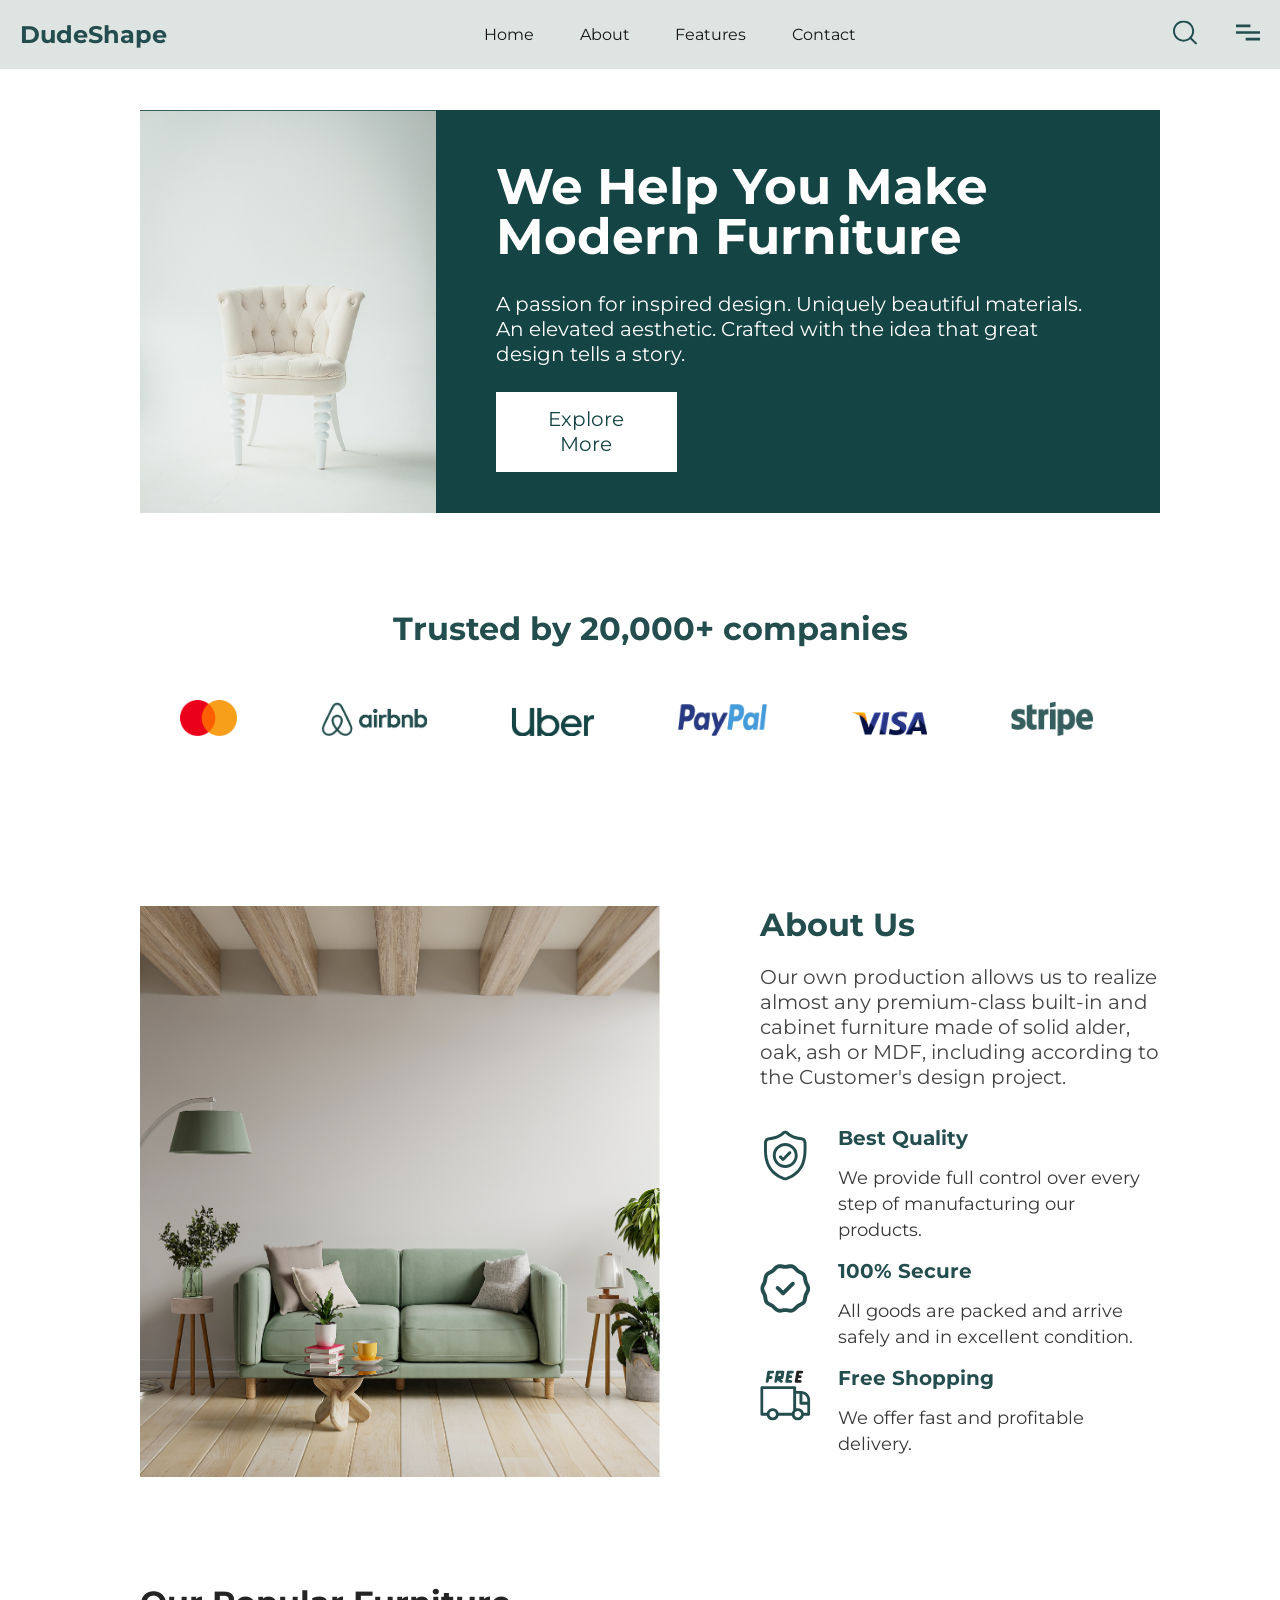
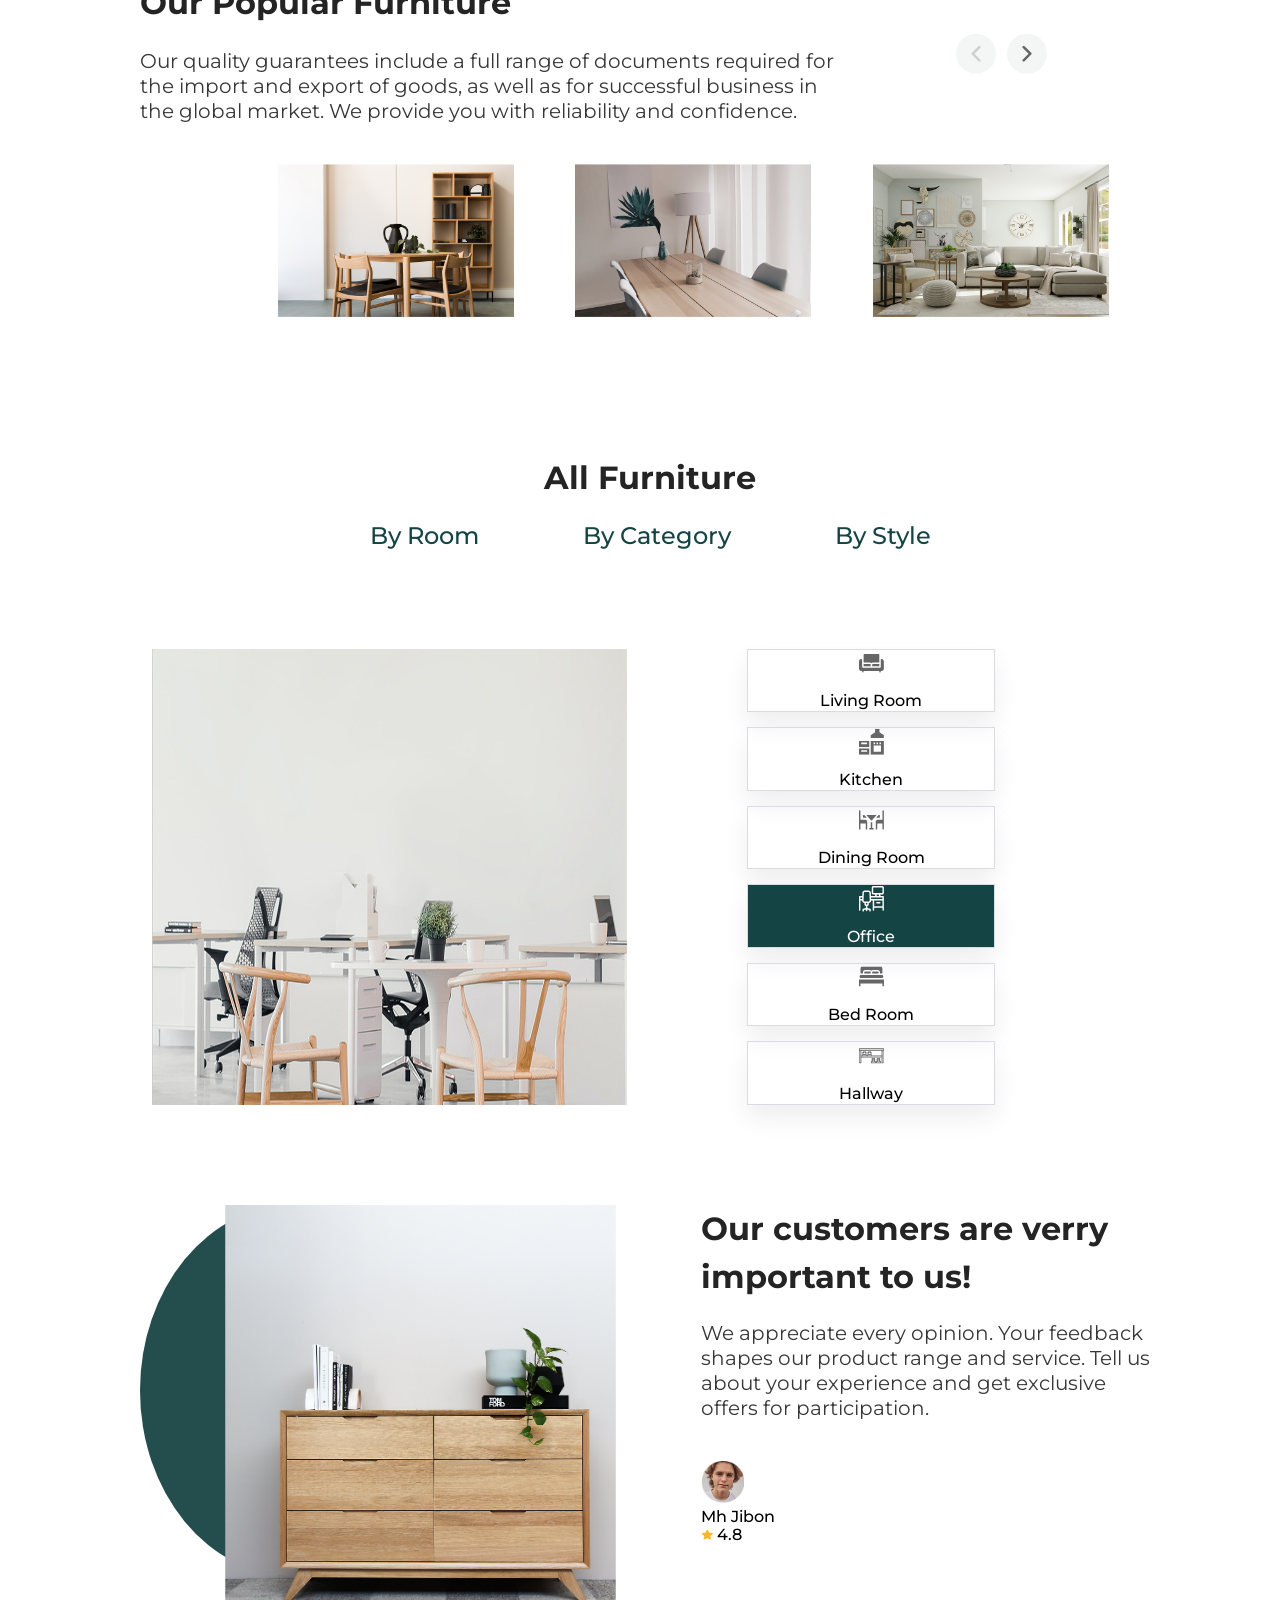
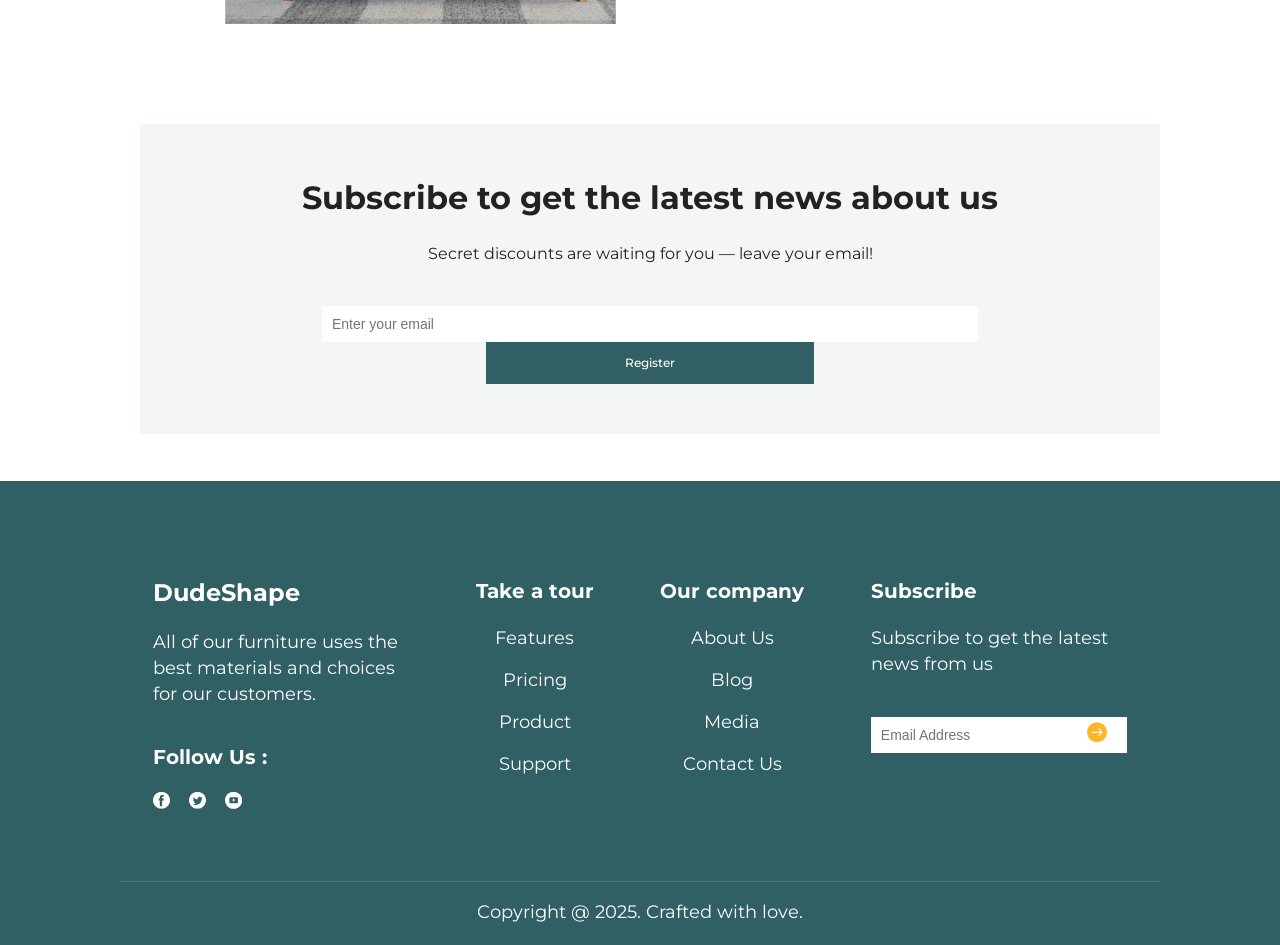
<file: index.html>
<!DOCTYPE html>
<html lang="en">
<head>
  <meta charset="UTF-8">
  <meta name="viewport" content="width=device-width, initial-scale=1.0">
  <link href="css/style.css" rel="stylesheet">
  <title>DudeShape</title>
</head>
<body>
  <header class="header">
    <a class="header__logo">DudeShape</a>
    <div class="header__burger">
      <span></span>
    </div>
    <nav class="header__menu">
      <ul class="menu-list">
        <li class="menu-list-item"><a href="#home" class="menu-list-item">Home</a></li>
        <li class="menu-list-item"><a href="#about" class="menu-list-item">About</a></li>
        <li class="menu-list-item"><a href="#features" class="menu-list-item">Features</a></li>
        <li class="menu-list-item"><a href="#contact" class="menu-list-item">Contact</a></li>
      </ul>
    </nav>
    <div class="header__img">
      <img src="images/loupe.svg" class="images" alt="loupe">
      <img src="images/menu.svg" class="images" alt="menu">
    </div>
  </header>

  <main class="content" id="home">
    <section class="promo">
      <img src="images/chair.png" class="promo__img" alt="furniture">
      <div class="promo__section">
        <h1 class="promo__section-title">We Help You Make Modern Furniture</h1>
        <p class="promo__section-subtitle">A passion for inspired design. Uniquely beautiful materials. An elevated aesthetic. Crafted with the idea that great design tells a story.</p>
        <a href="#" class="promo__section-link">Explore More</a>
      </div>
    </section>

    <section class="partners" id="features">
      <h2 class="partners__title">Trusted by 20,000+ companies</h2>
      <img src="images/mastercard.png" class="partners__img" alt="logo-mastercard">
      <img src="images/airbnb.png" class="partners__img" alt="logo-airbnb">
      <img src="images/uber.png" class="partners__img" alt="logo-uber">
      <img src="images/paypal.png" class="partners__img" alt="logo-paypal">
      <img src="images/visa.png" class="partners__img" alt="logo-visa">
      <img src="images/stripe.png" class="partners__img" alt="logo-stripe">
    </section>

    <section class="about" id="about">
      <img src="images/about.png" class="about__img" alt="furniture">
      <div class="about__section">
        <h2 class="about__section-title">About Us</h2>
        <p class="about__section-subtitle">Our own production allows us to realize almost any premium-class built-in and cabinet furniture made of solid alder, oak, ash or MDF, including according to the Customer's design project.</p>
        <ul class="about__section-list">
          <li class="about__section-img">
            <img src="images/icon-1.svg" alt="icon-1">
          </li>
          <li class="about__section-term">Best Quality</li>
          <li class="about__section-item">We provide full control over every step of manufacturing our products.</li>
          <li class="about__section-img">
            <img src="images/icon-2.svg" alt="icon-2">
          </li>
          <li class="about__section-term">100% Secure</li>
          <li class="about__section-item">All goods are packed and arrive safely and in excellent condition.</li>
          <li class="about__section-img">
            <img src="images/icon-3.svg" alt="icon-3">
          </li>
          <li class="about__section-term">Free Shopping</li>
          <li class="about__section-item">We offer fast and profitable delivery.</li>
        </ul>
      </div>
    </section>

    <section class="demand">
      <h2 class="demand__title">Our Popular Furniture</h2>
      <p class="demand__subtitle">Our quality guarantees include a full range of documents required for the import and export of goods, as well as for successful business in the global market. We provide you with reliability and confidence.</p>
      <img src="images/arrow-1.svg" class="demand__img" alt="arrow">
      <img src="images/arrow-2.svg" class="demand__img" alt="arrow">
      <div class="cards">
        <div class="demand__content center">
          <div class="demand__section">
            <img src="images/image-1.png" class="demand__section-img" alt="furniture">
          </div>
          <div class="back">
            <div class="back-content center">
              <p class="demand__section-text">White Swan Chair</p>
              <img src="images/group-1.svg" class="demand__section-images" alt="icon">
              <img src="images/group-3.svg" class="demand__section-images" alt="icon">
              <span class="demand__section-price">$40</span>
              <button type="button" class="demand__section-btn">Buy Now</button>
            </div>
          </div>
        </div>
        <div class="demand__content center">
          <div class="demand__section">
            <img src="images/image-2.png" class="demand__section-img" alt="furniture">
          </div>
          <div class="back">
            <div class="back-content center">
              <p class="demand__section-text">White Swan Chair</p>
              <img src="images/group-2.svg" class="demand__section-images" alt="icon">
              <img src="images/group-3.svg" class="demand__section-images" alt="icon">
              <span class="demand__section-price">$40</span>
              <button type="button" class="demand__section-btn">Buy Now</button>
            </div>
          </div>
        </div>
        <div class="demand__content center">
          <div class="demand__section">
            <img src="images/image-3.png" class="demand__section-img" alt="furniture">
          </div>
          <div class="back">
            <div class="back-content center">
              <p class="demand__section-text">White Swan Chair</p>
              <img src="images/group-2.svg" class="demand__section-images" alt="icon">
              <img src="images/group-3.svg" class="demand__section-images" alt="icon">
              <span class="demand__section-price">$40</span>
              <button type="button" class="demand__section-btn">Buy Now</button>
            </div>
          </div>
        </div>
      </div>
    </section>

    <section class="furniture">
      <h2 class="furniture__title">All Furniture</h2>
      <ul class="furniture__list">
        <li class="list__item is-active" data-tab="room">By Room</li>
        <li class="list__item" data-tab="category">By Category</li>
        <li class="list__item" data-tab="style">By Style</li>
      </ul>
      <div class="furniture__section is-active" id="room">
        <img src="images/furniture-1.png" class="furniture__img" alt="furniture">
        <img src="images/furniture-2.png" class="furniture__img" alt="furniture">
        <img src="images/furniture-3.png" class="furniture__img" alt="furniture">
        <img src="images/furniture-4.png" class="furniture__img is-active" alt="furniture">
        <img src="images/furniture-5.png" class="furniture__img" alt="furniture">
        <img src="images/furniture-6.png" class="furniture__img" alt="furniture">
        <div class="section__item">
          <div class="section__item-item">
            <img src="images/sofa.svg" class="section__item-img" alt="icon">
            <p class="section__item-text">Living Room</p>
          </div>
          <div class="section__item-item">
            <img src="images/kitchen.svg" class="section__item-img" alt="icon">
            <p class="section__item-text">Kitchen</p>
          </div>
          <div class="section__item-item">
            <img src="images/dining.svg" class="section__item-img" alt="icon">
            <p class="section__item-text">Dining Room</p>
          </div>
          <div class="section__item-item is-active">
            <img src="images/office.svg" class="section__item-img" alt="icon">
            <p class="section__item-text">Office</p>
          </div>
          <div class="section__item-item">
            <img src="images/bed.svg" class="section__item-img" alt="icon">
            <p class="section__item-text">Bed Room</p>
          </div>
          <div class="section__item-item">
            <img src="images/hallway.svg" class="section__item-img" alt="icon">
            <p class="section__item-text">Hallway</p>
          </div>
        </div>  
      </div>

      <div class="furniture__section" id="category">
        <img src="images/furniture-12.png" class="furniture__img" alt="furniture">
        <img src="images/furniture-22.png" class="furniture__img" alt="furniture">
        <img src="images/furniture-32.png" class="furniture__img" alt="furniture">
        <img src="images/furniture-42.png" class="furniture__img is-active" alt="furniture">
        <div class="section__item">
          <div class="section__item-item">
            <img src="images/bed.svg" class="section__item-img" alt="icon">
            <p class="section__item-text">Upholstered Furniture</p>
          </div>
          <div class="section__item-item">
            <img src="images/hallway.svg" class="section__item-img" alt="icon">
            <p class="section__item-text">Cabinet Furniture</p>
          </div>
          <div class="section__item-item">
            <img src="images/dining.svg" class="section__item-img" alt="icon">
            <p class="section__item-text">Kitchen Furniture</p>
          </div>
          <div class="section__item-item is-active">
            <img src="images/office.svg" class="section__item-img" alt="icon">
            <p class="section__item-text">Office Furniture</p>
          </div>
        </div>
      </div>

      <div class="furniture__section is-active" id="style">
        <img src="images/furniture-13.png" class="furniture__img" alt="furniture">
        <img src="images/furniture-23.png" class="furniture__img" alt="furniture">
        <img src="images/furniture-33.png" class="furniture__img" alt="furniture">
        <img src="images/furniture-43.png" class="furniture__img is-active" alt="furniture">
        <img src="images/furniture-53.png" class="furniture__img" alt="furniture">
        <img src="images/furniture-63.png" class="furniture__img" alt="furniture">
        <div class="section__item">
          <div class="section__item-item">
            <p class="section__item-text">Classic</p>
          </div>
          <div class="section__item-item">
            <p class="section__item-text">Gothic</p>
          </div>
          <div class="section__item-item">
            <p class="section__item-text">Modern</p>
          </div>
          <div class="section__item-item is-active">
            <p class="section__item-text">Minimalism</p>
          </div>
          <div class="section__item-item">
            <p class="section__item-text">Baroque</p>
          </div>
          <div class="section__item-item">
            <p class="section__item-text">High-tech</p>
          </div>
        </div>  
      </div>
    </section>

    <section class="customers">
      <div class="custom"></div>
      <img src="images/images.png" class="customers__img" alt="furniture">
      <div class="customers__customers">
        <h2 class="customers__title">Our customers are verry important to us!</h2>
        <p class="customers__text">We appreciate every opinion. Your feedback shapes our product range and service.  Tell us about your experience and get exclusive offers for participation.</p>
        <img src="images/customer.png" class="review-img" alt="customer">
        <div class="customers__review">
          <p class="review-custom">Mh Jibon</p>
          <img src="images/star.svg" class="review-icon" alt="icon">
          <span class="review-num">4.8</span>
        </div>
      </div>
    </section>

    <section class="feedback">
      <h2 class="feedback__title">Subscribe to get the latest news about us</h2>
      <p class="feedback__text">Secret discounts are waiting for you — leave your email!</p>
      <input type="email" name="email" class="email" placeholder="Enter your email">
      <button type="submit" class="button">Register</button>
    </section>
  </main>

  <footer class="footer" id="contact">
    <div class="footer__content">
      <div class="footer__section">
        <h3 class="section__title">DudeShape</h3>
        <p class="section__text">All of our furniture uses the best materials and choices for our customers.</p>
        <h3 class="section__subtitle">Follow Us :</h3>
        <a href="#" class="section__link">
          <img src="images/facebook.svg" class="section__link-img" alt="logo-facebook">
        </a>
        <a href="#" class="section__link">
          <img src="images/twitter.svg" class="section__link-img" alt="logo-twitter">
        </a>
        <a href="#" class="section__link">
          <img src="images/youtube.svg" class="section__link-img" alt="logo-youtube">
        </a>
      </div>
      <div class="footer__list">
        <h3 class="list__title">Take a tour</h3>
        <ul class="list__list">
          <li class="list__items"><a href="#">Features</a></li>
          <li class="list__items"><a href="#">Pricing</a></li>
          <li class="list__items"><a href="#">Product</a></li>
          <li class="list__items"><a href="#">Support</a></li>
        </ul>
      </div>
      <div class="footer__list">
        <h3 class="list__title">Our company</h3>
        <ul class="list__list">
          <li class="list__items"><a href="#">About Us</a></li>
          <li class="list__items"><a href="#">Blog</a></li>
          <li class="list__items"><a href="#">Media</a></li>
          <li class="list__items"><a href="#">Contact Us</a></li>
        </ul>
      </div>
      <div class="footer__section subscribe">
        <h3 class="list__title">Subscribe</h3>
        <p class="section__text">Subscribe to get the latest news from us</p>
        <div class="email-1">
          <input type="email" name="email" class="email-1" placeholder="Email Address">
        </div>
      </div>
    </div>

    <p class="footer__text">Copyright @ 2025. Crafted with love.</p> 
  </footer>
  <script src="js/jquery-3.7.1.min.js"></script>
  <script src="js/script.js"></script>
</body>
</html>
</file>
<file: css/style.css>
@font-face{
  font-family: "Montserrat";
  src: url("../fonts/Montserrat-VariableFont_wght.ttf") format("truetype");
  font-weight: 400;
  font-style: normal;
  font-display: swap;
}

@font-face{
  font-family: "Montserrat";
  src: url("../fonts/Montserrat-VariableFont_wght.ttf") format("truetype");
  font-weight: 500;
  font-style: normal;
  font-display: swap;
}

@font-face{
  font-family: "Montserrat";
  src: url("../fonts/Montserrat-VariableFont_wght.ttf") format("truetype");
  font-weight: 700;
  font-style: normal;
  font-display: swap;
}

* {
  padding: 0;
  margin: 0;
  outline: 0;
  border: 0;
  box-sizing: border-box;
}

li {
  list-style: none;
}

a {
  text-decoration: none;
  color: #fff;
}

:root {
  --font: "Montserrat", sans-serif;
}

.header, .header__menu, .content, .about, .demand, .cards, .furniture, .customers, .feedback, .footer {
  width: 100%;
}

.promo__section-subtitle, .promo__section-link, .about__section-subtitle, .demand__subtitle, .customers__text {
  font: 400 20px/25px var(--font);
}

.header, .menu-list, .promo, .promo__section, .about, .about__section, .cards, .back-content.center, .furniture__list, .furniture__content, .furniture__section.is-active, .section__item, .section__item-item, .customers, .footer__content {
  display: flex;
}

.content, .partners, .about, .demand, .cards, .furniture, .customers, .footer {
  margin: 0 auto;
}

.header {
  padding: 15px;
  flex-wrap: wrap;
  justify-content: space-between;
  align-items: center;
  position: fixed;
  z-index: 20;
  background-color: #DEE4E2;
}

.header__logo {
  font: 700 24px/1 var(--font);
  color: #244D4D;
  padding: 5px;
}

.header__burger {
  display: none;
}

.header__menu {
  max-width: 472px;
  padding: 5px;
}

.menu-list {
  justify-content: space-evenly;
}

.menu-list-item {
  font: 400 16px/1 var(--font);
  color: #161616;
  &:hover {
    color: #244D4D;
  }
}

.images {
  padding: 5px;
  &:last-child {
    padding-left: 30px;
  }
}

.content {
  padding: 110px 120px 27px 140px;
}

.promo {
  background-color: #154444;
}

.promo__img {
  width: 29%;
}

.promo__section {
  justify-content: center;
  padding: 30px 60px;
  flex-wrap: wrap;
  flex-direction: column;
}

.promo__section-title {
  font: 700 50px/1 var(--font);
  color: #fff;
  padding: 10px 0 20px;
}

.promo__section-subtitle {
  color: #fff;
  padding: 10px 0 25px;
}

.promo__section-link {
  width: 30%;
  text-align: center;
  background-color: #fff;
  padding: 15px 25px;
  color: #154444;
}

.partners {
  padding: 100px 0;
}

.partners__title {
  color: #244D4D;
  font: 700 32px/1 var(--font);
  text-align: center;
  margin-bottom: 40px;
}

.partners__img {
  margin: 15px 40px;

  &:nth-of-type(1) {
    width: 5.6%;
  }
  &:nth-of-type(2) {
    width: 10.4%;
  }
  &:nth-of-type(3) {
    width: 8.08%;
  }
  &:nth-of-type(4) {
    width: 8.75%;
  }
  &:nth-of-type(5) {
    width: 7.5%;
  }
  &:nth-of-type(6) {
    width: 8%;
  }
}

.about {
  position: relative;
  padding-top: 50px;
} 

.about__img {
  width: 51%; 
}

.about__section {
  padding-left: 100px;
  justify-content: center;
  flex-direction: column;
}

.about__section-title {
  color: #244D4D;
  font: 700 32px/40px var(--font);
  padding-bottom: 20px;
}

.about__section-subtitle {
  color: #444444;
  padding-bottom: 40px;
}

.about__section-term {
  font: 700 20px/26px var(--font);
  color: #244D4D;
  padding-left: 78px;
  padding-bottom: 14px;
  margin-top: -60px;
}

.about__section-item {
  font: 400 18px/26px var(--font);
  color: #383738;
  padding-left: 78px;
  padding-bottom: 20px;
}

.demand {
  padding: 100px 0 0;
  position: relative;
}

.demand__title {
  color: #242424;
  font: 700 32px/52px var(--font);
  padding-bottom: 20px;
}

.demand__subtitle {
  color: #383738;
  max-width: 68.25%;
}

.demand__img {
  position: absolute;
  left: 80%;
  top: 27%;
  &:nth-of-type(2) {
    left: 85%;
  }
}

.cards {
  justify-content: space-evenly;
  align-items: center;
  padding: 30px 0;
}

.demand__content {
  cursor: pointer;
  width: 250px;
  height: 350px;
}

.back-content.center {
  flex-direction: column;
  position: absolute;
  top: 40%;
  left: 40%;
  transform: translate(-50%, -50%);
}

.demand__section,
.back{
  width: 30%;
  height: 30%;
  overflow: hidden;
  backface-visibility: hidden;
  position: absolute;
  transition: transform .6s linear;
}

.demand__section img {
  height: 100%;
}

.demand__section {
  transform: perspective(600px) rotateY(0deg);
}

.back{
  transform: perspective(600px) rotateY(180deg);
  background-color: #DEE4E2;
}

.demand__content:hover > .demand__section {
  transform: perspective(600px) rotateY(-180deg);
}

.demand__content:hover > .back {
  transform: perspective(600px) rotateY(0deg);
}

.demand__section-text {
  font: 500 20px/27px var(--font);
  color: #242424;
  padding-top: 15px;
}

.demand__section-images {
  width: 15%;
  margin-left: 15px;
  position: absolute;
  left: 99%;
  top: 15%;
  &:nth-of-type(2) {
    left: 115%;
  }
}

.demand__section-price {
  font: 500 24px/31px var(--font);
  color: #154444;
  padding: 5px;
}

.demand__section-btn {
  font: 500 12px/18px var(--font);
  color: #fff;
  width: 50%;
  padding: 5.5px 14.5px;
  margin-left: 5px;
  background-color: #244D4D;
}

.furniture__title {
  font: 700 32px/48px var(--font);
  color: #242424;
  text-align: center;
}

.furniture__list {
  justify-content: center;
  margin-bottom: 80px;
}

.list__item {
  padding: 20px 52px;
  color: #154444;
  font: 500 24px/27px var(--font);
  position: relative;
  cursor: pointer;
}

.furniture__content {
  flex-direction: column;
}

.furniture__section {
  display: none;
}

.furniture__section.is-active {
  display: flex;
}

.section__item {
  flex-wrap: wrap;
  gap: 10px;
}

.furniture__img, .furniture__img.is-active {
  width: 46.6%;
  margin: 0 120px 0 12px;
}

.furniture__img {
  display: none;
}

.furniture__img.is-active {
  display: block;
}

.section__item {
  flex-wrap: wrap;
  gap: 15px 30px;
}

.section__item-item {
  width: 45%;
  border: 1.5px solid #D9DCE5;
  justify-content: center;
  align-items: center;
  flex-direction: column;
  cursor: pointer;
  box-shadow: 0px 13px 26px 0px rgba(0, 0, 0, 0.07);
  &:nth-of-type(4) {
    background-color: #154444;
    color: #fff;
    &:hover {
      background-color: #DEE4E2;
      color: #fff;
    }
  }

  &:hover {
    background-color: #DEE4E2;
  }
}

.section__item-img {
  width: 10.8%;
  margin-bottom: 14px;
}

.section__item-text {
  font: 500 16px/21px var(--font);
}

.customers {
  position: relative;
  padding: 100px 0;
}

.customers__img {
  width: 38.25%;
  padding: 0 85px;
}

.custom {
  display: inline-block;
  background-color: #244D4D;
  width: 30%;
  height: 60%;
  border-radius: 50%;
  position: absolute;
  z-index: -1;
}

.customers__customers {
  width: 44.6%;
}

.customers__title {
  font: 700 32px/48px var(--font);
  color: #242424;
  padding-bottom: 20px;
}

.customers__text {
  color: #383738;
  padding-bottom: 40px;
}

.customers__review {
  width: 24%;
}

.review-img {
  width: 9.35%;
}

.review-custom {
  font: 500 16px/19px var(--font);
  color: #000;
  width: 100%;
}

.review-icon {
  width: 10.85%;
}

.review-num {
  font: 500 16px/15px var(--font);
  color: #000;
}

.feedback {
  margin: 0 auto 20px;
  background-color: #F4F6F6;
  text-align: center;
  padding: 50px 100px;
}

.feedback__title {
  font: 700 32px/48px var(--font);
  color: #222222;
  margin-bottom: 20px;
}

.feedback__text {
  font: 400 16px/24px var(--font);
  color: #222222;
  margin-bottom: 40px;
}

.email {
  width: 60%;
  font-size: 20px;
}

.email-1 {
  width: 95%;
  font-size: 20px;
}

.button {
  width: 20%;
  font: 500 16px/22px var(--font);
  padding: 10px 0;
  background-color: #305F64;
  color:#fff;
  text-align: center;
}

.footer {
  background-color: #305F64;
  padding: 100px 120px 20px;
}

.footer__content {
  justify-content: space-around;
}

.footer__section {
  max-width: 24.6%;
}

.section__title {
  font: 700 24px/1 var(--font);
  color: #fff;
  padding-bottom: 24px;
}

.list__list {
  text-align: center;
}

.section__text, .list__items {
  font: 400 18px/26px var(--font);
  color: #fff;
  padding-bottom: 16px;
}

.list__items {
  position: relative;
  cursor: pointer;
  &::before {
    content: "";
    position: absolute;
    transform: translate(-50%, -50%);
    left: 50%;
    top: 80%;
    width: 0;
    height: 2px;
    background-color: #fff;
    transition-duration: .5s;
  }
  &:hover::before {
    width: 30%;
  }
}

.section__text {
  padding-bottom: 40px;
}

.section__link-img {
  width: 6.66%;
  margin-right: 15px;
}

.list__title, .section__subtitle{
  font: 700 20px/1 var(--font);
  color: #fff;
  padding-bottom: 24px;
}

.email-1 {
  position: relative;
  &::after {
    content: "";
    display: inline-block;
    position: absolute;
    width: 25px;
    height: 25px; 
    transform: translateY(25%);
    right: 20px;
    background-image: url(../images/ellipse.svg);
    background-size: cover;
    background-repeat: no-repeat;
  }
}

input {
  padding: 10px;
}

.footer__text {
  padding-top: 60px;
  text-align: center;
  font: 400 18px/26px var(--font);
  color: #fff;
  &::before {
    content: "";
    width: 100%;
    height: 1px;
    margin-bottom: 10px;
    background-color: #407980;
    display: inline-block;
  }
}

@media (max-width: 1440px) {
  .demand__section-btn {
    width: 27%;
    left: 70%;
  }

  .demand__section {
    width: 45%;
    padding: 10px;
  }

  .demand__content {
    width: 170px;
    height: 270px;
  }

  .cards {
    flex-wrap: wrap;
  }

  .demand__section-btn {
    width: 60%;
  }

  .button {
    width: 40%;
    font-size: 12px;
  }

  .email-1 {
    width: 100%;
    font-size: 14px;
    &::after {
      width: 20px;
      height: 20px;
    }
  }

  .email {
    font-size: 14px;
    width: 80%;
  }

  .customers__img {
    width: 55%;
  }

  .section__item-item {
    width: 60%;
  }
}

@media (max-width: 1024px) {
  .promo__section-subtitle, .promo__section-link, .about__section-subtitle, .about__section-term, .about__section-item, .demand__subtitle, .customers__text, .feedback__text {
    font-size: 16px;
  }

  .partners__title, .about__section-title, .demand__title, .furniture__title, .customers__title, .feedback__title {
    font-size: 28px;
  }

  .promo__img {
    width: 30%;
  }

  .promo__section-title {
    font-size: 36px;
  }

  .promo__section-link {
    width: 40%;
  }

  .about__img {
    width: 70%;
  }

  .about {
    display: block;
  }

  .about__section {
    padding: 35px;
  }

  .cards {
    padding: 20px;
  }

  .demand__img {
    top: 15%;
  }

  .demand__content {
    width: 100%; 
    margin-bottom: 15px; 
  }

  .demand__section,
  .back {
    width: 45%; 
    height: 15%;
    margin: 0; 
  }

  .demand__section-img {
    width: 100%; 
    display: block; 
  }

  .demand__section-price, .demand__section-text {
    font-size: 14px;
  }

  .demand__section-btn {
    width: 80%;
  }

  .section__item-item {
    width: 60%;
  }
  
  .button {
    width: 40%;
    font-size: 12px;
  }

  .email-1 {
    width: 100%;
    font-size: 14px;
    &::after {
      width: 20px;
      height: 20px;
    }
  }

  .email {
    font-size: 14px;
    width: 80%;
  }

  .customers__img {
    width: 55%;
  }

  .section__item-item {
    width: 60%;
  }
}

@media (max-width: 768px) {
  
  .header::before {
    content: "";
    position: absolute;
    top: 0;
    left: 0;
    width: 100%;
    height: 100%;
    background-color: #DEE4E2;
    z-index: 2;
  }

  .header__logo {
    margin-left: 30px;
    z-index: 3;
    flex-grow: 1;
  }

  .header__burger {
  display: block;
  position: relative;
  width: 30px;
  height: 20px;
  z-index: 3;
  }

  .header__burger span {
  position: absolute;
  background-color: #244D4D;
  left: 0;
  width: 100%;
  height: 2px;
  top: 9px;
  transition: all .3s ease 0s;
  }

  .header__burger::before, .header__burger::after {
  content: "";
  background-color: #244D4D;
  position: absolute;
  left: 0;
  width: 100%;
  height: 2px;
  transition: all .3s ease 0s;
  }

  .header__burger::before {
  top: 0;
  }

  .header__burger::after {
  bottom: 0;
  }

  .header__menu {
    position: fixed;
    top: -100%;
    left: 0;
    max-width: 100%;
    height: 100%;
    background-color: #154444;
    padding: 100px 0 20px 0;
    transition: all .3s ease 0s;
  }

  .header__menu.active {
    top: 0;
  }

  .menu-list {
    display: block;
    >li {
    padding: 30px;
    }
  }

  .menu-list-item {
    font-size: 25px;
    color: #fff;
  }

  .header__burger.active::before {
    transform: rotate(45deg);
    top: 9px;
  }

  .header__burger.active::after {
    transform: rotate(-45deg);
    bottom: 9px;
  }

  .header__burger.active span {
    transform: scale(0);
  }

  .promo {
    display: block;
  }
  
  .promo__img {
    width: 100%;
  }
  
  .promo__section-link {
    width: 70%;
  }

  .partners__img {
  
    &:nth-of-type(1) {
      width: 15%;
    }
    &:nth-of-type(2) {
      width: 20%;
    }
    &:nth-of-type(3) {
      width: 18%;
    }
    &:nth-of-type(4) {
      width: 19%;
    }
    &:nth-of-type(5) {
      width: 17%;
    }
    &:nth-of-type(6) {
      width: 18%;
    }
  }

  .demand__img {
    width: 5%;
    top: 20%;
  }

  .demand__section, .back {
    width: 60%; 
    height: 20%;
  }

  .demand__section-text, .demand__section-price {
    font-size: 20px;
  }

  .demand__section-btn {
    font-size: 16px;
  }

  .furniture__section {
    flex-direction: column;
  }

  .furniture__img, .furniture__img.is-active {
    width: 80%;
    margin: 0 10px 0 12px;
  }

  .section__item-item {
    width: 60%;
  }

  .customers {
    display: block;
  }

  .customers__img {
    width: 100%;
    padding-bottom: 15px;
  }

  .custom {
    width: 50%;
    height: 30%;
  }

  .customers__customers {
    width: 90%;
    text-align: center;
  }

  .customers__review {
    width: 100%;
  }
  
  .review-img {
    width: 9.35%;
  }
  
  .review-icon {
    width: 3%;
  }

  .section__item-item {
    width: 40%;
    margin-top: 20px;
  }

  .footer {
    padding: 45px;
  }

  .email-1::after {
    width: 15px;
    height: 15px;
    top: 20%;
  }
}

@media (max-width: 426px) {

  .partners__title, .about__section-title, .demand__title, .furniture__title, .customers__title, .feedback__title {
    font-size: 22px;
  }

  .content {
    padding: 50px;
  }

  .promo__section-title {
    font-size: 15px;
  }

  .promo__section {
    padding: 15px;
  }
  .promo__section-subtitle, .promo__section-link {
    font-size: 10px;
  }

  .promo__section-link {
    width: 100%;
    padding: 5px;
  }

  .promo__img {
    width: 70%;
    height: 15%;
  }

  .partners__img {
    &:nth-child(2) {
      width: 20%;
    }
    &:nth-child(3) {
      width: 20%;
    }
    &:nth-child(4) {
      width: 20%;
    }
    &:nth-child(5) {
      width: 20%;
    }
    &:nth-child(6) {
      width: 20%;
    }
    &:nth-child(7) {
      width: 20%;
    }
  }

  .about__img {
    width: 100%;
  }

  .about__section {
    padding: 10px;
  }

  .about__section-list > li {
    font-size: 15px;
  }

  .demand__section, .back {
    width: 50%; 
    height: 17%;
  }

  .demand__section-text, .demand__section-price {
    font-size: 16px;
  }

  .demand__section-btn {
    font-size: 14px;
  }

  .furniture__list {
    display: flex;
    flex-direction: column;
    > li {
    font-size: 20px;
    padding: 10px;
    }
  }

  .section__item-item {
    padding: 10px;
  }

  .custom {
    width: 35%;
    height: 20%;
    left: 10%;
  }

  .feedback {
    padding: 25px 50px;
  }

  .feedback__title {
    font-size: 26px;
  }

  .feedback__text {
    font-size: 12px;
  }

  .email, .email-1 {
    font-size: 14px;
    width: 100%;
  }

  .footer {
    padding: 25px;
  }

  .section__title {
    font-size: 14px;
  }
  
  .section__text, .list__items, .footer__text {
   font-size: 12px;
  }

  .list__title, .section__subtitle{
    font-size: 16px;  
  }

  .section__link-img {
    width: 15%;
  }

  .email-1::after {
    right: 5%;
  }

  .footer__content {
    display: flex;
    flex-wrap: wrap;
    > p {
    font-size: 15px;
    }
  }

  .section__link-img {
    width: 25%;
    margin-right: 0%;
  }

  .footer__section.subscribe {
      max-width: 100%;
      text-align: center;
      >.list__title {
        padding-bottom: 10px;
      }
      >.section__text {
        padding-bottom: 20px;
      }
    }

  .footer__text {
    padding-top: 30px;
  }
}
</file>
